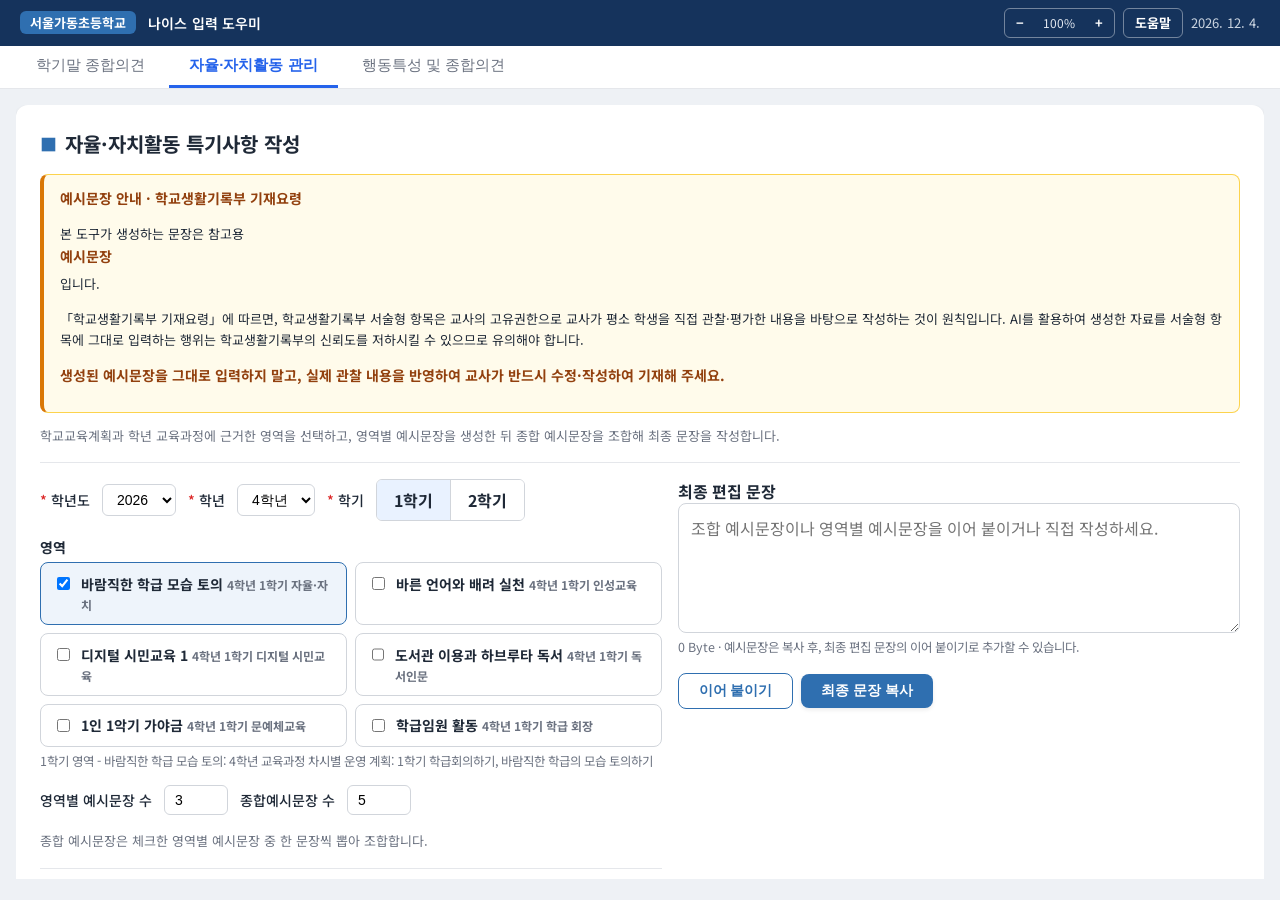
<file: index.html>
<!DOCTYPE html>
<html lang="ko">
<head>
  <meta charset="UTF-8">
  <meta name="viewport" content="width=device-width, initial-scale=1.0">
  <title>서울가동초 나이스 입력 도우미</title>
  <meta name="description" content="학생 기록 작성 지원 웹도구. 학기말 종합의견, 자율·자치활동, 행동특성 및 종합의견 예시문장 작성을 돕습니다.">
  <meta property="og:type" content="website">
  <meta property="og:locale" content="ko_KR">
  <meta property="og:site_name" content="서울가동초등학교 나이스 입력 도우미">
  <meta property="og:title" content="서울가동초등학교 나이스 입력 도우미">
  <meta property="og:description" content="학생 기록 작성 지원 웹도구. 학기말 종합의견, 자율·자치활동, 행동특성 및 종합의견 예시문장 작성을 돕습니다.">
  <meta property="og:url" content="https://gdneis.vercel.app/">
  <meta property="og:image" content="https://gdneis.vercel.app/shared/images/og-image.png">
  <meta property="og:image:width" content="1200">
  <meta property="og:image:height" content="630">
  <meta property="og:image:alt" content="서울가동초등학교 나이스 입력 도우미 - 학생 기록 작성 지원 웹도구">
  <meta name="twitter:card" content="summary_large_image">
  <meta name="twitter:title" content="서울가동초등학교 나이스 입력 도우미">
  <meta name="twitter:description" content="학생 기록 작성 지원 웹도구. 학기말 종합의견, 자율·자치활동, 행동특성 및 종합의견 예시문장 작성을 돕습니다.">
  <meta name="twitter:image" content="https://gdneis.vercel.app/shared/images/og-image.png">
  <link href="https://fonts.googleapis.com/css2?family=Noto+Sans+KR:wght@400;500;700&display=swap" rel="stylesheet">
  <link rel="stylesheet" href="./shared/css/neis-theme.css">
  <link rel="stylesheet" href="./shared/css/help.css">
  <script src="./shared/js/text-size.js"></script>
  <style>
    html,
    body {
      height: 100%;
      margin: 0;
    }

    .shell {
      min-height: 100%;
      display: flex;
      flex-direction: column;
      background: var(--neis-bg);
    }

    .frame-wrap {
      flex: 1;
      padding: 1rem;
    }

    .tab-frame {
      width: 100%;
      min-height: calc(100vh - 126px);
      border: 0;
      display: none;
    }

    .tab-frame.active {
      display: block;
    }
  </style>
</head>
<body class="neis-body">
  <div class="shell">
    <header class="neis-app-header">
      <div class="header-left">
        <span class="school-badge">서울가동초등학교</span>
        <span class="app-title">나이스 입력 도우미</span>
      </div>
      <div class="header-right">
        <div class="text-size" role="group" aria-label="글씨 크기">
          <button type="button" data-text-size-down aria-label="글씨 작게">−</button>
          <span data-text-size-label>100%</span>
          <button type="button" data-text-size-up aria-label="글씨 크게">+</button>
        </div>
        <button class="help-open" type="button" id="help-open">도움말</button>
        <span id="today-label"></span>
      </div>
    </header>

    <nav class="neis-tabbar" aria-label="주요 기능">
      <button class="neis-tab" type="button" data-tab="comments">학기말 종합의견</button>
      <button class="neis-tab" type="button" data-tab="activity">자율·자치활동 관리</button>
      <button class="neis-tab" type="button" data-tab="behavior">행동특성 및 종합의견</button>
    </nav>

    <main class="frame-wrap">
      <iframe id="frame-comments" class="tab-frame" src="./tabs/comments/index.html" title="학기말 종합의견"></iframe>
      <iframe id="frame-activity" class="tab-frame" src="./tabs/activity/index.html" title="자율·자치활동 관리"></iframe>
      <iframe id="frame-behavior" class="tab-frame" src="./tabs/behavior/index.html" title="행동특성 및 종합의견"></iframe>
    </main>
  </div>

  <script>
    const tabs = ["comments", "activity", "behavior"];
    const labels = {
      comments: "학기말 종합의견",
      activity: "자율·자치활동 관리",
      behavior: "행동특성 및 종합의견"
    };

    document.getElementById("today-label").textContent =
      new Intl.DateTimeFormat("ko-KR", { dateStyle: "medium" }).format(new Date());

    function activate(tab) {
      const next = tabs.includes(tab) ? tab : "activity";
      document.querySelectorAll(".neis-tab").forEach((button) => {
        button.classList.toggle("active", button.dataset.tab === next);
      });
      tabs.forEach((key) => {
        document.getElementById(`frame-${key}`).classList.toggle("active", key === next);
      });
      document.title = `${labels[next]} - 서울가동초 나이스 입력 도우미`;
      if (location.hash !== `#${next}`) location.hash = next;
    }

    document.querySelectorAll(".neis-tab").forEach((button) => {
      button.addEventListener("click", () => activate(button.dataset.tab));
    });
    window.addEventListener("hashchange", () => activate(location.hash.replace("#", "")));
    activate(location.hash.replace("#", ""));
  </script>
  <script src="./shared/js/help.js"></script>
</body>
</html>
</file>
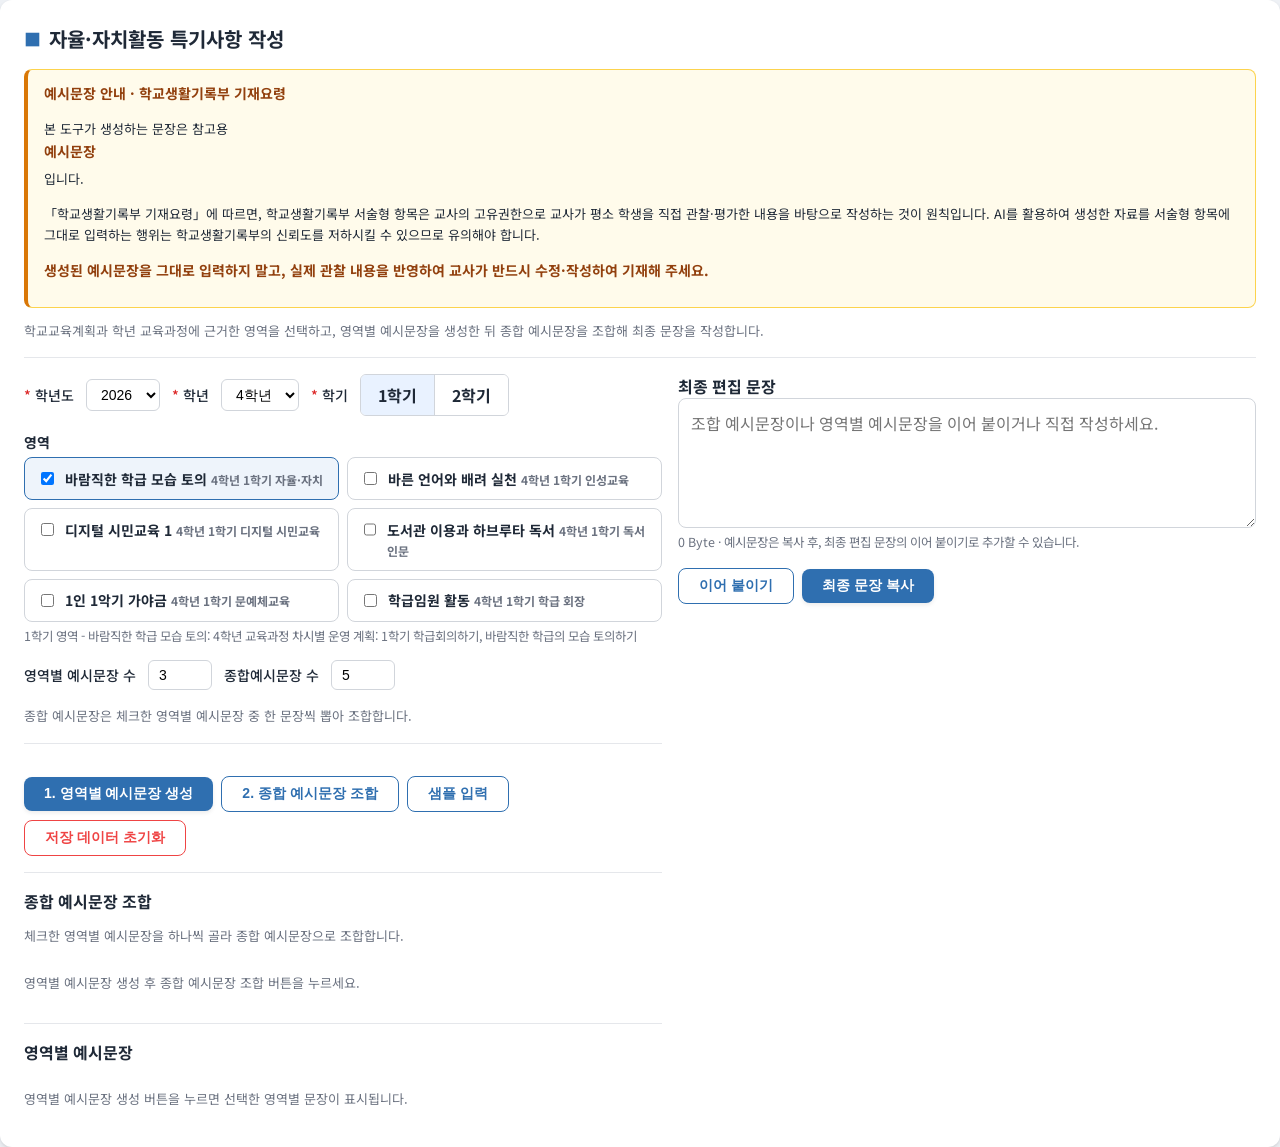
<file: tabs/activity/index.html>
<!DOCTYPE html>
<html lang="ko">
<head>
  <meta charset="UTF-8">
  <meta name="viewport" content="width=device-width, initial-scale=1.0">
  <title>자율·자치활동 관리</title>
  <link href="https://fonts.googleapis.com/css2?family=Noto+Sans+KR:wght@400;500;700&display=swap" rel="stylesheet">
  <link rel="stylesheet" href="../../shared/css/neis-theme.css">
  <script src="../../shared/js/text-size.js"></script>
  <style>
    body {
      margin: 0;
      padding: 0;
    }

    .activity-layout {
      display: grid;
      grid-template-columns: minmax(0, 1.05fr) minmax(320px, 0.95fr);
      gap: 1rem;
    }

    .field-stack {
      display: flex;
      flex-direction: column;
      gap: 0.35rem;
      margin-bottom: 0.9rem;
    }

    .field-stack label {
      font-size: 0.875rem;
      font-weight: 700;
    }

    .field-stack select,
    .field-stack input,
    .field-stack textarea {
      border: 1px solid var(--neis-border);
      border-radius: 0.375rem;
      padding: 0.5rem 0.625rem;
      font: inherit;
      background: #fff;
      min-width: 0;
    }

    .field-stack textarea {
      min-height: 76px;
      resize: vertical;
    }

    .term-toggle {
      display: inline-flex;
      border: 1px solid var(--neis-border);
      border-radius: 0.375rem;
      overflow: hidden;
      background: #fff;
    }

    .term-option {
      border: 0;
      border-right: 1px solid var(--neis-border);
      background: #fff;
      color: var(--neis-text);
      min-width: 4.6rem;
      padding: 0.48rem 0.7rem;
      font: inherit;
      font-weight: 700;
      cursor: pointer;
    }

    .term-option:last-child {
      border-right: 0;
    }

    .term-option.active {
      background: #e9f2ff;
      color: var(--neis-primary);
      box-shadow: inset 0 0 0 1px var(--neis-primary);
    }

    .button-row {
      display: flex;
      flex-wrap: wrap;
      gap: 0.5rem;
      align-items: center;
      margin-top: 1rem;
    }

    .suggestions {
      display: flex;
      flex-direction: column;
      gap: 0.75rem;
    }

    .result-list {
      display: flex;
      flex-direction: column;
      gap: 0.75rem;
    }

    .domain-card {
      border: 1px solid var(--neis-border-light);
      border-radius: 0.5rem;
      background: #fff;
      overflow: hidden;
    }

    .domain-header {
      width: 100%;
      border: 0;
      background: #f8fafc;
      padding: 0.8rem 1rem;
      text-align: left;
      font: inherit;
      font-weight: 700;
      color: var(--neis-navy);
      cursor: pointer;
    }

    .domain-body {
      display: none;
      padding: 0.75rem;
      border-top: 1px solid var(--neis-border-light);
    }

    .domain-card.open .domain-body {
      display: block;
    }

    .level-title {
      font-size: 0.82rem;
      font-weight: 700;
      color: var(--neis-text-muted);
      margin: 0.75rem 0 0.35rem;
    }

    .level-title:first-child {
      margin-top: 0;
    }

    .editor {
      width: 100%;
      min-height: 130px;
      resize: vertical;
      border: 1px solid var(--neis-border);
      border-radius: 0.5rem;
      padding: 0.75rem;
      font: inherit;
      line-height: 1.6;
      box-sizing: border-box;
    }

    .meta-line {
      color: var(--neis-text-muted);
      font-size: 0.78rem;
      line-height: 1.5;
    }

    .section-divider {
      border-top: 1px solid var(--neis-border-light);
      padding-top: 1rem;
      margin-top: 1rem;
    }

    .hidden {
      display: none !important;
    }

    @media (max-width: 900px) {
      .activity-layout {
        grid-template-columns: 1fr;
      }
    }
  </style>
</head>
<body class="neis-body">
  <section class="neis-card">
    <div class="neis-card-title">자율·자치활동 특기사항 작성</div>
    <p class="neis-note">학교교육계획과 학년 교육과정에 근거한 영역을 선택하고, 영역별 예시문장을 생성한 뒤 종합 예시문장을 조합해 최종 문장을 작성합니다.</p>

    <div class="activity-layout section-divider">
      <form id="activity-form">
        <div class="neis-filter-row">
          <label for="school-year" class="required">학년도</label>
          <select id="school-year">
            <option value="2026">2026</option>
          </select>

          <label for="grade-select" class="required">학년</label>
          <select id="grade-select">
            <option value="1">1학년</option>
            <option value="2">2학년</option>
            <option value="3">3학년</option>
            <option value="4" selected>4학년</option>
            <option value="5">5학년</option>
            <option value="6">6학년</option>
          </select>

          <label class="required">학기</label>
          <div id="semester-toggle" class="term-toggle" role="group" aria-label="자율활동 학기 선택">
            <button class="term-option active" type="button" data-semester="1">1학기</button>
            <button class="term-option" type="button" data-semester="2">2학기</button>
          </div>
        </div>

        <div class="field-stack">
          <label>영역</label>
          <div id="activity-list" class="choice-list"></div>
          <div id="activity-basis" class="meta-line"></div>
        </div>

        <div class="neis-filter-row">
          <label for="basis-count">영역별 예시문장 수</label>
          <input id="basis-count" type="number" min="1" max="25" value="3">
          <label for="combined-count">종합예시문장 수</label>
          <input id="combined-count" type="number" min="1" max="25" value="5">
        </div>
        <p class="neis-note">종합 예시문장은 체크한 영역별 예시문장 중 한 문장씩 뽑아 조합합니다.</p>

        <div class="section-divider">
          <input id="officer-enabled" class="hidden" type="checkbox">

          <div id="officer-fields" class="hidden" style="margin-top:0.75rem;">
            <div class="neis-filter-row">
              <label for="officer-term">임원 학기</label>
              <select id="officer-term">
                <option value="1학기">1학기</option>
                <option value="2학기">2학기</option>
                <option value="1년">1년</option>
              </select>
              <label for="officer-type">종류</label>
              <select id="officer-type">
                <option value="학급">학급</option>
                <option value="학년">학년</option>
                <option value="전교">전교</option>
              </select>
            </div>
            <div class="field-stack">
              <label for="officer-title">직책</label>
              <input id="officer-title" type="text" value="회장">
            </div>
            <div class="field-stack">
              <label for="officer-period">임원 기간</label>
              <input id="officer-period" type="text">
              <div class="meta-line">학교교육계획서 기준. 1학기 2026.03.01.-2026.08.18. 2학기 2026.08.19.-2027.02.11. 1년 2026.03.01.-2027.02.11. 종업식과 6학년 졸업식은 2027.02.11.입니다. 1·2학년은 학급임원을 두지 않습니다.</div>
            </div>
          </div>
        </div>

        <div class="button-row">
          <button class="btn-primary" type="submit" id="generate-btn">1. 영역별 예시문장 생성</button>
          <button class="btn-outline" type="button" id="combine-btn" disabled>2. 종합 예시문장 조합</button>
          <button class="btn-outline" type="button" id="sample-btn">샘플 입력</button>
          <button class="btn-danger-outline" type="button" id="clear-btn">저장 데이터 초기화</button>
        </div>

        <div class="section-divider">
          <div class="section-label">종합 예시문장 조합</div>
          <p class="neis-note">체크한 영역별 예시문장을 하나씩 골라 종합 예시문장으로 조합합니다.</p>
          <div id="combined-list" class="result-list">
            <p class="neis-note">영역별 예시문장 생성 후 종합 예시문장 조합 버튼을 누르세요.</p>
          </div>
        </div>

        <div class="section-divider">
          <div class="section-label">영역별 예시문장</div>
          <div id="basis-results" class="result-list">
            <p class="neis-note">영역별 예시문장 생성 버튼을 누르면 선택한 영역별 문장이 표시됩니다.</p>
          </div>
        </div>
      </form>

      <aside>
        <label class="section-label" for="final-text">최종 편집 문장</label>
        <textarea id="final-text" class="editor" placeholder="조합 예시문장이나 영역별 예시문장을 이어 붙이거나 직접 작성하세요."></textarea>
        <div class="meta-line"><span id="byte-count">0 Byte</span> · 예시문장은 복사 후, 최종 편집 문장의 이어 붙이기로 추가할 수 있습니다.</div>
        <div class="button-row">
          <button class="btn-outline" type="button" id="append-final-btn">이어 붙이기</button>
          <button class="btn-primary" type="button" id="copy-final-btn">최종 문장 복사</button>
        </div>
      </aside>
    </div>
  </section>

  <script src="../../shared/record-sentence.js"></script>
  <script src="../../shared/js/harness.js"></script>
  <script src="./js/app.js"></script>
</body>
</html>
</file>
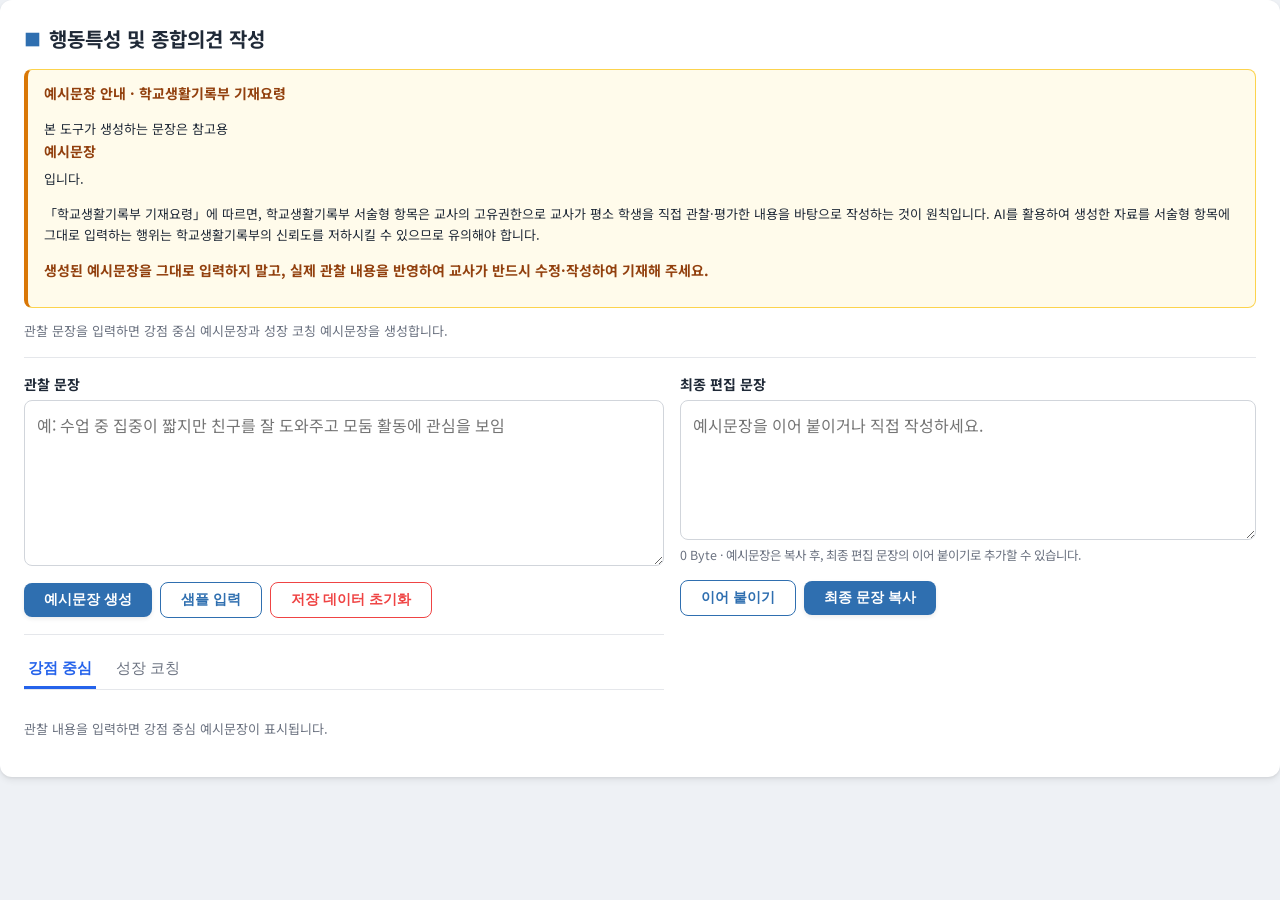
<file: tabs/behavior/index.html>
<!DOCTYPE html>
<html lang="ko">
<head>
  <meta charset="UTF-8">
  <meta name="viewport" content="width=device-width, initial-scale=1.0">
  <title>행동특성 및 종합의견</title>
  <link href="https://fonts.googleapis.com/css2?family=Noto+Sans+KR:wght@400;500;700&display=swap" rel="stylesheet">
  <link rel="stylesheet" href="../../shared/css/neis-theme.css">
  <script src="../../shared/js/text-size.js"></script>
  <style>
    body { margin: 0; padding: 0; }
    .behavior-layout { display: grid; grid-template-columns: minmax(0, 1fr) minmax(320px, 0.9fr); gap: 1rem; }
    .field-stack { display: flex; flex-direction: column; gap: 0.35rem; margin-bottom: 0.9rem; }
    .field-stack label { font-size: 0.875rem; font-weight: 700; }
    .field-stack textarea { border: 1px solid var(--neis-border); border-radius: 0.5rem; padding: 0.75rem; font: inherit; line-height: 1.6; resize: vertical; min-height: 140px; }
    .editor { width: 100%; box-sizing: border-box; min-height: 170px; }
    .section-divider { border-top: 1px solid var(--neis-border-light); padding-top: 1rem; margin-top: 1rem; }
    .result-list { display: flex; flex-direction: column; gap: 0.75rem; }
    .meta-line { color: var(--neis-text-muted); font-size: 0.78rem; line-height: 1.5; }
    @media (max-width: 900px) { .behavior-layout { grid-template-columns: 1fr; } }
  </style>
</head>
<body class="neis-body">
  <section class="neis-card">
    <div class="neis-card-title">행동특성 및 종합의견 작성</div>
    <p class="neis-note">관찰 문장을 입력하면 강점 중심 예시문장과 성장 코칭 예시문장을 생성합니다.</p>

    <div class="behavior-layout section-divider">
      <form id="behavior-form">
        <div class="field-stack">
          <label for="input-text">관찰 문장</label>
          <textarea id="input-text" placeholder="예: 수업 중 집중이 짧지만 친구를 잘 도와주고 모둠 활동에 관심을 보임"></textarea>
        </div>
        <div class="button-row">
          <button class="btn-primary" type="submit" id="generate-btn">예시문장 생성</button>
          <button class="btn-outline" type="button" id="sample-btn">샘플 입력</button>
          <button class="btn-danger-outline" type="button" id="clear-btn">저장 데이터 초기화</button>
        </div>

        <div class="section-divider">
          <div class="neis-subtabs">
            <button class="neis-subtab active" type="button" data-view="strengths">강점 중심</button>
            <button class="neis-subtab" type="button" data-view="coachings">성장 코칭</button>
          </div>
          <div id="strengths-list" class="result-list"></div>
          <div id="coachings-list" class="result-list hidden"></div>
        </div>
      </form>

      <aside>
        <div class="field-stack">
          <label for="final-text">최종 편집 문장</label>
          <textarea id="final-text" class="editor" placeholder="예시문장을 이어 붙이거나 직접 작성하세요."></textarea>
          <div class="meta-line"><span id="byte-count">0 Byte</span> · 예시문장은 복사 후, 최종 편집 문장의 이어 붙이기로 추가할 수 있습니다.</div>
        </div>
        <div class="button-row">
          <button class="btn-outline" type="button" id="append-final-btn">이어 붙이기</button>
          <button class="btn-primary" type="button" id="copy-final-btn">최종 문장 복사</button>
        </div>
      </aside>
    </div>
  </section>

  <script src="../../shared/record-sentence.js"></script>
  <script src="../../shared/js/harness.js"></script>
  <script src="./js/app.js"></script>
</body>
</html>
</file>
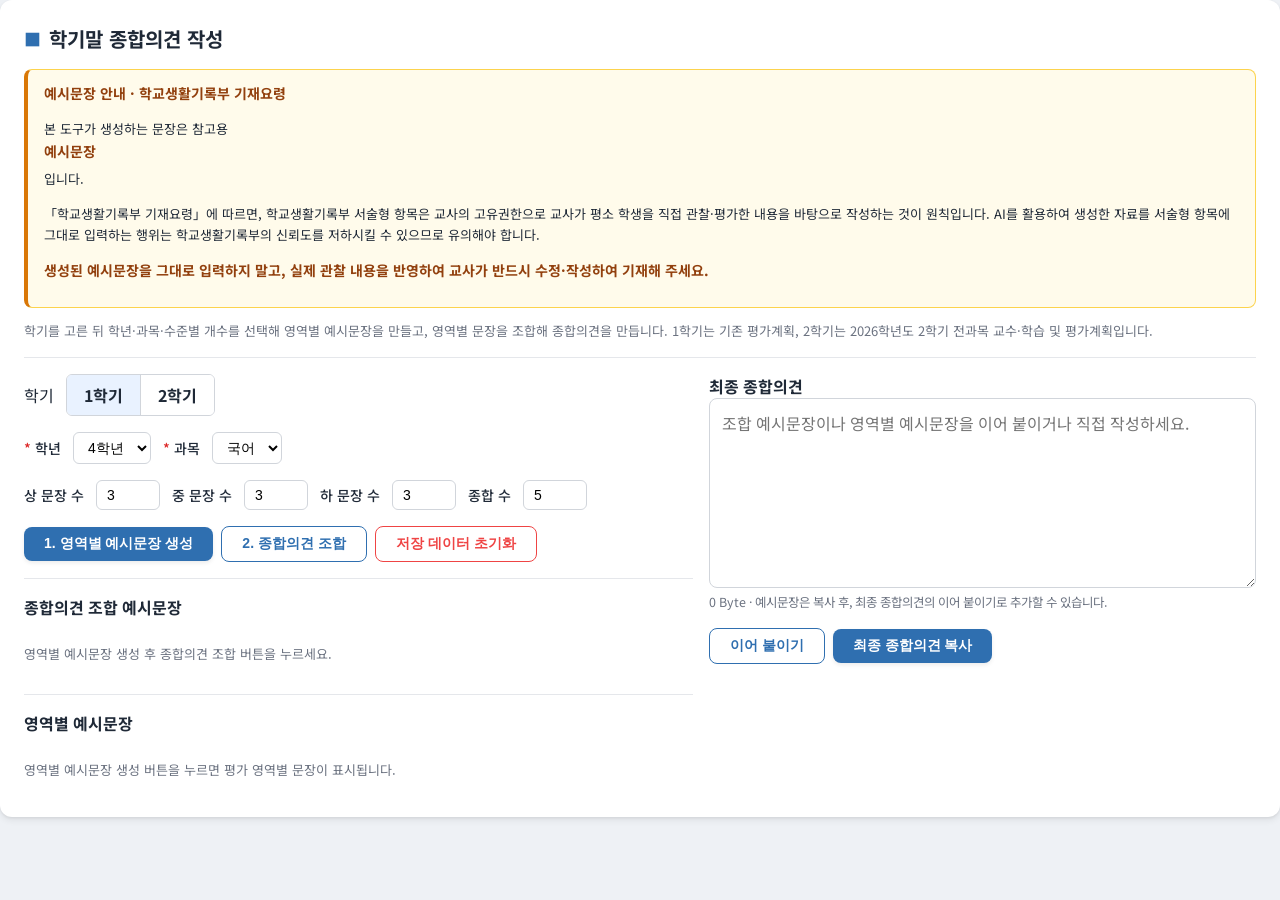
<file: tabs/comments/index.html>
<!DOCTYPE html>
<html lang="ko">
<head>
  <meta charset="UTF-8">
  <meta name="viewport" content="width=device-width, initial-scale=1.0">
  <title>학기말 종합의견</title>
  <link href="https://fonts.googleapis.com/css2?family=Noto+Sans+KR:wght@400;500;700&display=swap" rel="stylesheet">
  <link rel="stylesheet" href="../../shared/css/neis-theme.css">
  <script src="../../shared/js/text-size.js"></script>
  <style>
    body { margin: 0; padding: 0; }
    .comments-layout { display: grid; grid-template-columns: minmax(0, 1.1fr) minmax(320px, 0.9fr); gap: 1rem; }
    .result-list { display: flex; flex-direction: column; gap: 0.75rem; }
    .domain-card { border: 1px solid var(--neis-border-light); border-radius: 0.5rem; background: #fff; overflow: hidden; }
    .domain-header { width: 100%; border: 0; background: #f8fafc; padding: 0.8rem 1rem; text-align: left; font: inherit; font-weight: 700; color: var(--neis-navy); cursor: pointer; }
    .domain-body { display: none; padding: 0.75rem; border-top: 1px solid var(--neis-border-light); }
    .domain-card.open .domain-body { display: block; }
    .level-title { font-size: 0.82rem; font-weight: 700; color: var(--neis-text-muted); margin: 0.75rem 0 0.35rem; }
    .level-title:first-child { margin-top: 0; }
    .editor { width: 100%; min-height: 190px; box-sizing: border-box; resize: vertical; border: 1px solid var(--neis-border); border-radius: 0.5rem; padding: 0.75rem; font: inherit; line-height: 1.6; }
    .section-divider { border-top: 1px solid var(--neis-border-light); padding-top: 1rem; margin-top: 1rem; }
    .meta-line { color: var(--neis-text-muted); font-size: 0.78rem; line-height: 1.5; }
    .term-toggle { display: inline-flex; border: 1px solid var(--neis-border); border-radius: 0.375rem; overflow: hidden; background: #fff; }
    .term-option { border: 0; border-right: 1px solid var(--neis-border); background: #fff; color: var(--neis-text); min-width: 4.6rem; padding: 0.48rem 0.7rem; font: inherit; font-weight: 700; cursor: pointer; }
    .term-option:last-child { border-right: 0; }
    .term-option.active { background: #e9f2ff; color: var(--neis-primary); box-shadow: inset 0 0 0 1px var(--neis-primary); }
    @media (max-width: 900px) { .comments-layout { grid-template-columns: 1fr; } }
  </style>
</head>
<body class="neis-body">
  <section class="neis-card">
    <div class="neis-card-title">학기말 종합의견 작성</div>
    <p class="neis-note">학기를 고른 뒤 학년·과목·수준별 개수를 선택해 영역별 예시문장을 만들고, 영역별 문장을 조합해 종합의견을 만듭니다. 1학기는 기존 평가계획, 2학기는 2026학년도 2학기 전과목 교수·학습 및 평가계획입니다.</p>

    <div class="comments-layout section-divider">
      <form id="comments-form">
        <div class="neis-filter-row">
          <span id="semester-label">학기</span>
          <div id="semester-toggle" class="term-toggle" role="group" aria-labelledby="semester-label">
            <button class="term-option active" type="button" data-semester="1" aria-pressed="true">1학기</button>
            <button class="term-option" type="button" data-semester="2" aria-pressed="false">2학기</button>
          </div>
        </div>

        <div class="neis-filter-row">
          <label for="grade-select" class="required">학년</label>
          <select id="grade-select"></select>

          <label for="subject-select" class="required">과목</label>
          <select id="subject-select"></select>
        </div>
        <p id="plan-note" class="neis-note"></p>

        <div class="neis-filter-row">
          <label for="excellent-count">상 문장 수</label>
          <input id="excellent-count" type="number" min="0" max="25" value="3">
          <label for="good-count">중 문장 수</label>
          <input id="good-count" type="number" min="0" max="25" value="3">
          <label for="effort-count">하 문장 수</label>
          <input id="effort-count" type="number" min="0" max="25" value="3">
          <label for="combined-count">종합 수</label>
          <input id="combined-count" type="number" min="1" max="25" value="5">
        </div>

        <div class="button-row">
          <button class="btn-primary" type="submit" id="generate-btn">1. 영역별 예시문장 생성</button>
          <button class="btn-outline" type="button" id="combine-btn" disabled>2. 종합의견 조합</button>
          <button class="btn-danger-outline" type="button" id="clear-btn">저장 데이터 초기화</button>
        </div>

        <div class="section-divider">
          <div class="section-label">종합의견 조합 예시문장</div>
          <div id="combined-list" class="result-list">
            <p class="neis-note">영역별 예시문장 생성 후 종합의견 조합 버튼을 누르세요. 복사 버튼으로 문장별 복사가 가능합니다.</p>
          </div>
        </div>

        <div class="section-divider">
          <div class="section-label">영역별 예시문장</div>
          <div id="domain-results" class="result-list">
            <p class="neis-note">영역별 예시문장 생성 버튼을 누르면 평가 영역별 문장이 표시됩니다. 복사 버튼으로 문장별 복사가 가능합니다.</p>
          </div>
        </div>
      </form>

      <aside>
        <label class="section-label" for="final-text">최종 종합의견</label>
        <textarea id="final-text" class="editor" placeholder="조합 예시문장이나 영역별 예시문장을 이어 붙이거나 직접 작성하세요."></textarea>
        <div class="meta-line"><span id="byte-count">0 Byte</span> · 예시문장은 복사 후, 최종 종합의견의 이어 붙이기로 추가할 수 있습니다.</div>
        <div class="button-row">
          <button class="btn-outline" type="button" id="append-final-btn">이어 붙이기</button>
          <button class="btn-primary" type="button" id="copy-final-btn">최종 종합의견 복사</button>
        </div>
      </aside>
    </div>
  </section>

  <script src="../../shared/record-sentence.js"></script>
  <script src="../../shared/js/harness.js"></script>
  <script src="./js/app.js"></script>
</body>
</html>
</file>
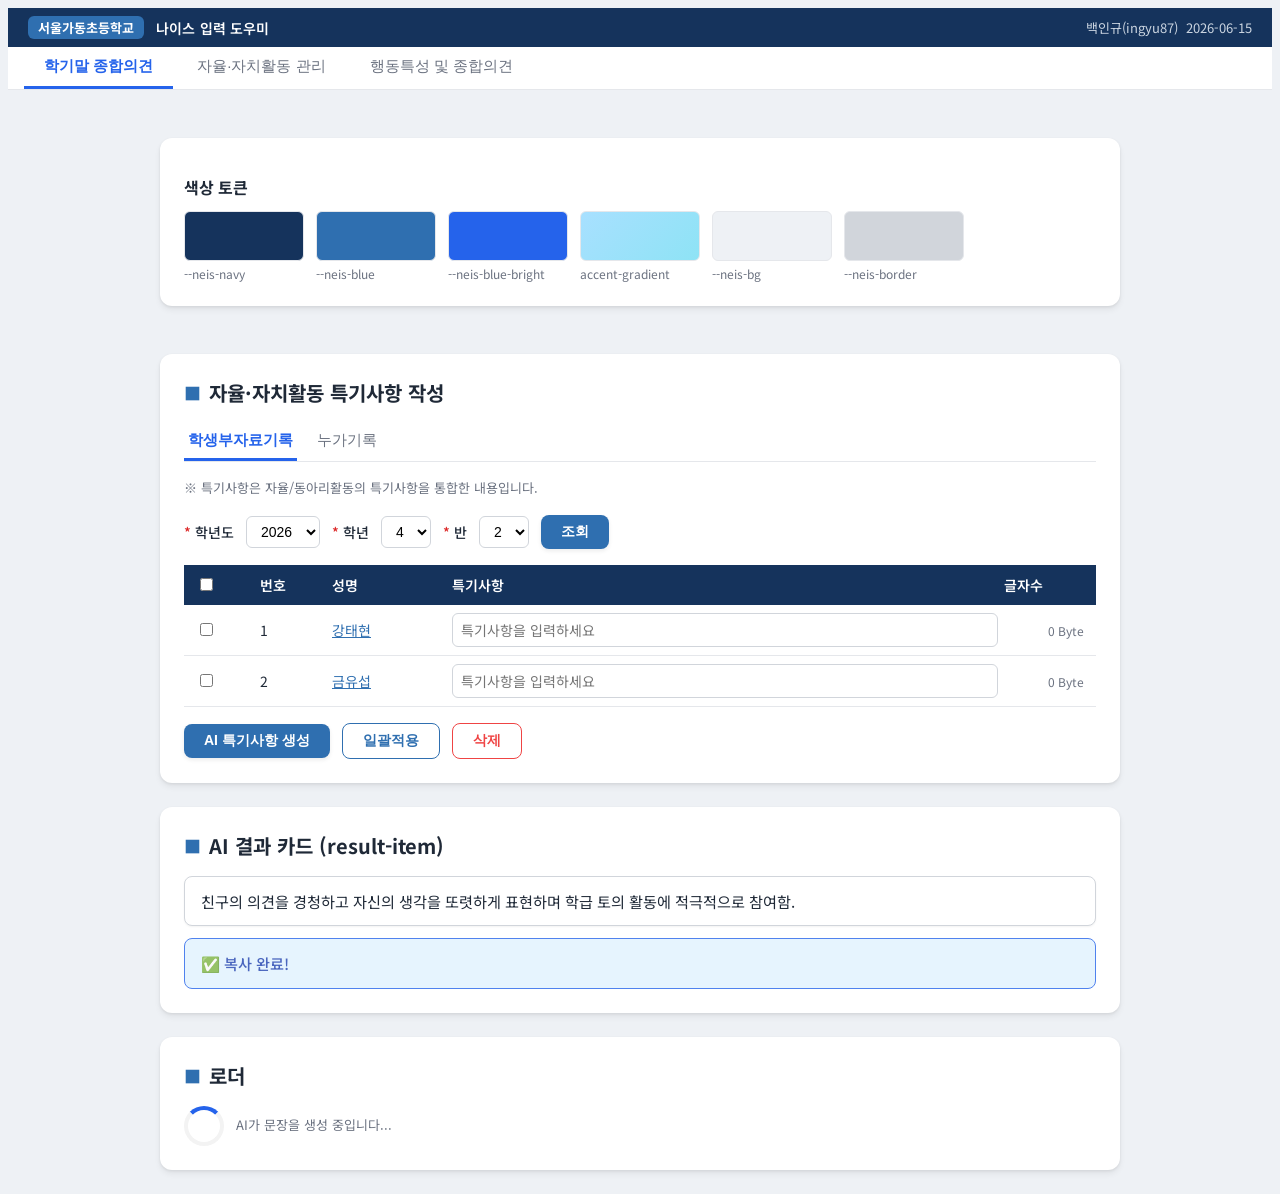
<file: shared/style-guide.html>
<!DOCTYPE html>
<html lang="ko">
<head>
  <meta charset="UTF-8">
  <meta name="viewport" content="width=device-width, initial-scale=1.0">
  <title>NEIS 톤 통일 디자인 시스템 — 스타일 가이드</title>
  <link href="https://fonts.googleapis.com/css2?family=Noto+Sans+KR:wght@400;500;700&display=swap" rel="stylesheet">
  <link rel="stylesheet" href="./css/neis-theme.css">
  <style>
    .guide-section { margin: 1.5rem 0; }
    .guide-section h2 { font-size: 1rem; font-weight: 700; margin-bottom: 0.75rem; color: var(--neis-text); }
    .swatches { display: flex; gap: 0.75rem; flex-wrap: wrap; }
    .swatch { width: 120px; }
    .swatch .box { height: 48px; border-radius: 0.375rem; border: 1px solid var(--neis-border-light); }
    .swatch .label { font-size: 0.75rem; margin-top: 0.25rem; color: var(--neis-text-muted); }
    .btn-row { display: flex; gap: 0.75rem; flex-wrap: wrap; align-items: center; }
    .wrap { max-width: 960px; margin: 1.5rem auto; padding: 0 1rem; display: flex; flex-direction: column; gap: 1.5rem; }
  </style>
</head>
<body class="neis-body">

  <!-- 최상단 헤더 -->
  <header class="neis-app-header">
    <div class="header-left">
      <span class="school-badge">서울가동초등학교</span>
      <span class="app-title">나이스 입력 도우미</span>
    </div>
    <div class="header-right">
      <span>백인규(ingyu87)</span>
      <span>2026-06-15</span>
    </div>
  </header>

  <!-- 탭 내비게이션 -->
  <nav class="neis-tabbar">
    <button class="neis-tab active">학기말 종합의견</button>
    <button class="neis-tab">자율·자치활동 관리</button>
    <button class="neis-tab">행동특성 및 종합의견</button>
  </nav>

  <div class="wrap">

    <!-- 색상 토큰 -->
    <section class="guide-section neis-card">
      <h2>색상 토큰</h2>
      <div class="swatches">
        <div class="swatch"><div class="box" style="background:var(--neis-navy)"></div><div class="label">--neis-navy</div></div>
        <div class="swatch"><div class="box" style="background:var(--neis-blue)"></div><div class="label">--neis-blue</div></div>
        <div class="swatch"><div class="box" style="background:var(--neis-blue-bright)"></div><div class="label">--neis-blue-bright</div></div>
        <div class="swatch"><div class="box neis-accent-gradient"></div><div class="label">accent-gradient</div></div>
        <div class="swatch"><div class="box" style="background:var(--neis-bg)"></div><div class="label">--neis-bg</div></div>
        <div class="swatch"><div class="box" style="background:var(--neis-border)"></div><div class="label">--neis-border</div></div>
      </div>
    </section>

    <!-- 카드 + 타이틀 + 서브탭 -->
    <section class="neis-card">
      <div class="neis-card-title">자율·자치활동 특기사항 작성</div>

      <div class="neis-subtabs">
        <button class="neis-subtab active">학생부자료기록</button>
        <button class="neis-subtab">누가기록</button>
      </div>

      <p class="neis-note">※ 특기사항은 자율/동아리활동의 특기사항을 통합한 내용입니다.</p>

      <div class="neis-filter-row" style="margin-top:1rem">
        <label class="required">학년도</label>
        <select><option>2026</option></select>
        <label class="required">학년</label>
        <select><option>4</option></select>
        <label class="required">반</label>
        <select><option>2</option></select>
        <button class="btn-primary">조회</button>
      </div>

      <table class="neis-table">
        <thead>
          <tr>
            <th style="width:2.5rem"><input type="checkbox"></th>
            <th style="width:3rem">번호</th>
            <th style="width:6rem">성명</th>
            <th>특기사항</th>
            <th style="width:5rem">글자수</th>
          </tr>
        </thead>
        <tbody>
          <tr>
            <td><input type="checkbox"></td>
            <td>1</td>
            <td><span class="student-link">강태현</span></td>
            <td><input type="text" placeholder="특기사항을 입력하세요"></td>
            <td class="byte-counter">0 Byte</td>
          </tr>
          <tr>
            <td><input type="checkbox"></td>
            <td>2</td>
            <td><span class="student-link">금유섭</span></td>
            <td><input type="text" placeholder="특기사항을 입력하세요"></td>
            <td class="byte-counter">0 Byte</td>
          </tr>
        </tbody>
      </table>

      <div class="btn-row" style="margin-top:1rem">
        <button class="btn-primary">AI 특기사항 생성</button>
        <button class="btn-outline">일괄적용</button>
        <button class="btn-danger-outline">삭제</button>
      </div>
    </section>

    <!-- AI 결과 카드 (복사용) -->
    <section class="neis-card">
      <div class="neis-card-title">AI 결과 카드 (result-item)</div>
      <div style="display:flex; flex-direction:column; gap:0.75rem">
        <div class="result-item">친구의 의견을 경청하고 자신의 생각을 또렷하게 표현하며 학급 토의 활동에 적극적으로 참여함.</div>
        <div class="result-item clicked">✅ 복사 완료!</div>
      </div>
    </section>

    <!-- 로더 -->
    <section class="neis-card">
      <div class="neis-card-title">로더</div>
      <div style="display:flex; align-items:center; gap:0.75rem">
        <div class="neis-loader"></div>
        <span class="neis-note">AI가 문장을 생성 중입니다...</span>
      </div>
    </section>

  </div>

</body>
</html>
</file>
<file: shared/css/neis-theme.css>
/*
 * NEIS 톤 통일 디자인 시스템
 * 정의: DESIGN.md 참고
 * 적용: shell(index.html) + tabs/comments, tabs/activity, tabs/behavior 공통 import
 */

:root {
  /* Brand / Header */
  --neis-navy: #15335c;
  --neis-navy-dark: #0e2545;
  --neis-blue: #2f6fb0;
  --neis-blue-bright: #2563eb;
  --neis-sky: #8ee3f5;
  --neis-sky-light: #a8e0ff;

  /* Surfaces */
  --neis-bg: #eef1f5;
  --neis-card: #ffffff;
  --neis-border: #d1d5db;
  --neis-border-light: #e5e7eb;

  /* Text */
  --neis-text: #1f2937;
  --neis-text-muted: #6b7280;
  --neis-required: #dc2626;

  /* Buttons */
  --neis-btn-primary: #2f6fb0;
  --neis-btn-primary-hover: #25588f;

  /* Radius / Shadow */
  --neis-radius: 0.75rem;
  --neis-shadow: 0 4px 6px rgba(0, 0, 0, 0.06), 0 1px 3px rgba(0, 0, 0, 0.08);
}

/* ===================== 기본 ===================== */
body.neis-body {
  font-family: 'Noto Sans KR', sans-serif;
  background: var(--neis-bg);
  color: var(--neis-text);
}

.hidden {
  display: none !important;
}

.button-row {
  display: flex;
  flex-wrap: wrap;
  gap: 0.5rem;
  align-items: center;
  margin-top: 1rem;
}

/* ===================== 최상단 헤더 ===================== */
.neis-app-header {
  display: flex;
  align-items: center;
  justify-content: space-between;
  background: var(--neis-navy);
  color: #ffffff;
  padding: 0.5rem 1.25rem;
  font-size: 0.875rem;
}

.neis-app-header .header-left {
  display: flex;
  align-items: center;
  gap: 0.75rem;
}

.neis-app-header .school-badge {
  background: var(--neis-blue);
  color: #ffffff;
  border-radius: 0.375rem;
  padding: 0.125rem 0.625rem;
  font-weight: 700;
  font-size: 0.8125rem;
}

.neis-app-header .app-title {
  font-weight: 600;
  letter-spacing: 0.01em;
}

.neis-app-header .header-right {
  display: flex;
  align-items: center;
  flex-wrap: wrap;
  justify-content: flex-end;
  gap: 0.5rem;
  color: #cbd5e1;
  font-size: 0.8125rem;
}

.text-size {
  display: inline-flex;
  align-items: center;
  border: 1px solid rgba(255, 255, 255, 0.4);
  border-radius: 0.375rem;
  overflow: hidden;
  background: transparent;
}

.text-size button {
  border: 0;
  background: transparent;
  color: #fff;
  width: 1.85rem;
  height: 1.7rem;
  padding: 0;
  font: inherit;
  font-weight: 700;
  line-height: 1;
  cursor: pointer;
}

.text-size button:hover:not(:disabled) {
  background: rgba(255, 255, 255, 0.12);
}

.text-size button:disabled {
  opacity: 0.35;
  cursor: default;
}

.text-size span {
  min-width: 3.1rem;
  text-align: center;
  font-size: 0.75rem;
  color: #e2e8f0;
}

/* ===================== 탭 내비게이션 ===================== */
.neis-tabbar {
  display: flex;
  gap: 0.25rem;
  background: #ffffff;
  border-bottom: 1px solid var(--neis-border-light);
  padding: 0 1rem;
}

.neis-tab {
  padding: 0.625rem 1.25rem;
  font-size: 0.9375rem;
  color: var(--neis-text-muted);
  border-bottom: 3px solid transparent;
  cursor: pointer;
  transition: color 0.2s ease, border-color 0.2s ease;
  background: none;
  border-left: none;
  border-right: none;
  border-top: none;
}

.neis-tab:hover {
  color: var(--neis-blue-bright);
}

.neis-tab.active {
  color: var(--neis-blue-bright);
  font-weight: 600;
  border-bottom-color: var(--neis-blue-bright);
}

/* ===================== 콘텐츠 카드 ===================== */
.neis-card {
  background: var(--neis-card);
  border-radius: var(--neis-radius);
  box-shadow: var(--neis-shadow);
  padding: 1.5rem;
}

.neis-card-title {
  display: flex;
  align-items: center;
  font-size: 1.25rem;
  font-weight: 700;
  color: var(--neis-text);
  margin-bottom: 1rem;
}

.neis-card-title::before {
  content: "\25A0"; /* ■ */
  color: var(--neis-blue);
  margin-right: 0.5rem;
  font-size: 0.85em;
}

/* ===================== 서브탭 ===================== */
.neis-subtabs {
  display: flex;
  gap: 1rem;
  border-bottom: 1px solid var(--neis-border-light);
  margin-bottom: 1rem;
}

.neis-subtab {
  padding: 0.5rem 0.25rem;
  font-size: 0.9375rem;
  color: var(--neis-text-muted);
  border-bottom: 3px solid transparent;
  cursor: pointer;
  background: none;
  border-left: none;
  border-right: none;
  border-top: none;
  transition: color 0.2s ease, border-color 0.2s ease;
}

.neis-subtab:hover {
  color: var(--neis-blue-bright);
}

.neis-subtab.active {
  color: var(--neis-blue-bright);
  font-weight: 600;
  border-bottom-color: var(--neis-blue-bright);
}

/* ===================== 안내 문구 ===================== */
.neis-note {
  color: var(--neis-text-muted);
  font-size: 0.8125rem;
  line-height: 1.6;
}

.neis-disclaimer {
  margin: 0.75rem 0 0;
  padding: 0.75rem 1rem;
  border: 1px solid #fcd34d;
  border-left: 4px solid #d97706;
  border-radius: 0.5rem;
  background: #fffbeb;
  color: var(--neis-text);
  font-size: 0.8125rem;
  line-height: 1.65;
}

.neis-disclaimer strong {
  display: block;
  margin-bottom: 0.35rem;
  color: #92400e;
  font-size: 0.875rem;
}

.neis-disclaimer p + p {
  margin-top: 0.45rem;
}

.section-label {
  font-weight: 700;
  margin-bottom: 0.75rem;
}

.inline-check {
  display: flex;
  align-items: center;
  gap: 0.4rem;
  font-weight: 700;
  font-size: 0.875rem;
}

.choice-list {
  display: grid;
  grid-template-columns: repeat(auto-fit, minmax(220px, 1fr));
  gap: 0.5rem;
}

.choice-item {
  display: flex;
  align-items: flex-start;
  gap: 0.5rem;
  border: 1px solid var(--neis-border);
  border-radius: 0.5rem;
  background: #fff;
  padding: 0.65rem 0.75rem;
  cursor: pointer;
}

.choice-item input {
  margin-top: 0.2rem;
}

.choice-item.active {
  border-color: var(--neis-blue);
  background: #eef4fb;
}

.choice-item.disabled {
  cursor: not-allowed;
  opacity: 0.55;
  background: #f9fafb;
}

.choice-item-title {
  font-size: 0.875rem;
  font-weight: 700;
  line-height: 1.35;
}

.choice-item-meta {
  color: var(--neis-text-muted);
  font-size: 0.75rem;
  margin-top: 0.1rem;
}

/* ===================== 필터 영역 ===================== */
.neis-filter-row {
  display: flex;
  flex-wrap: wrap;
  align-items: center;
  gap: 0.75rem;
  margin-bottom: 1rem;
}

.neis-filter-row label {
  font-size: 0.875rem;
  font-weight: 500;
  color: var(--neis-text);
  display: flex;
  align-items: center;
  gap: 0.25rem;
}

.neis-filter-row label.required::before {
  content: "*";
  color: var(--neis-required);
}

.neis-filter-row select,
.neis-filter-row input[type="text"],
.neis-filter-row input[type="number"] {
  border: 1px solid var(--neis-border);
  border-radius: 0.375rem;
  padding: 0.375rem 0.625rem;
  font-size: 0.875rem;
  background: #ffffff;
}

/* ===================== 테이블 ===================== */
.neis-table {
  width: 100%;
  border-collapse: collapse;
  font-size: 0.875rem;
}

.neis-table thead th {
  background: var(--neis-navy);
  color: #ffffff;
  font-weight: 600;
  padding: 0.625rem 0.75rem;
  text-align: left;
  white-space: nowrap;
}

.neis-table tbody td {
  padding: 0.5rem 0.75rem;
  border-bottom: 1px solid var(--neis-border-light);
  vertical-align: middle;
}

.neis-table tbody tr:hover {
  background: #f9fafb;
}

.neis-table .student-link {
  color: var(--neis-blue);
  text-decoration: underline;
  cursor: pointer;
}

.neis-table textarea,
.neis-table input[type="text"] {
  width: 100%;
  border: 1px solid var(--neis-border);
  border-radius: 0.375rem;
  padding: 0.375rem 0.5rem;
  font-size: 0.875rem;
  font-family: inherit;
}

.byte-counter {
  color: var(--neis-text-muted);
  font-size: 0.75rem;
  text-align: right;
  white-space: nowrap;
}

/* ===================== 버튼 ===================== */
.btn-primary {
  background: var(--neis-btn-primary);
  color: #ffffff;
  border: none;
  border-radius: 0.5rem;
  padding: 0.5rem 1.25rem;
  font-weight: 600;
  font-size: 0.875rem;
  cursor: pointer;
  transition: background-color 0.2s ease, transform 0.15s ease, box-shadow 0.15s ease;
  box-shadow: 0 2px 4px rgba(0, 0, 0, 0.08);
}

.btn-primary:hover {
  background: var(--neis-btn-primary-hover);
  transform: translateY(-1px);
  box-shadow: 0 4px 6px rgba(0, 0, 0, 0.12);
}

.btn-primary:disabled {
  background: #9ca3af;
  cursor: not-allowed;
  transform: none;
  box-shadow: none;
}

.btn-outline {
  background: #ffffff;
  color: var(--neis-blue);
  border: 1px solid var(--neis-blue);
  border-radius: 0.5rem;
  padding: 0.5rem 1.25rem;
  font-weight: 600;
  font-size: 0.875rem;
  cursor: pointer;
  transition: background-color 0.2s ease;
}

.btn-outline:hover {
  background: #eef4fb;
}

.btn-danger-outline {
  background: #ffffff;
  color: #ef4444;
  border: 1px solid #ef4444;
  border-radius: 0.5rem;
  padding: 0.5rem 1.25rem;
  font-weight: 600;
  font-size: 0.875rem;
  cursor: pointer;
  transition: background-color 0.2s ease;
}

.btn-danger-outline:hover {
  background: #fef2f2;
}

/* ===================== AI 결과 카드 (복사용) ===================== */
.result-item {
  position: relative;
  background-color: #ffffff;
  border: 1px solid var(--neis-border);
  padding: 0.75rem 1rem;
  border-radius: 0.5rem;
  transition: all 0.2s ease-in-out;
  box-shadow: 0 1px 2px rgba(0, 0, 0, 0.05);
  font-size: 0.95rem;
  line-height: 1.6;
}

.result-item-text {
  display: block;
  cursor: pointer;
}

.result-item-actions {
  display: flex;
  flex-wrap: wrap;
  gap: 0.4rem;
  margin-top: 0.6rem;
}

.copy-button {
  border: 1px solid var(--neis-border);
  border-radius: 0.375rem;
  background: #f8fafc;
  color: var(--neis-blue);
  padding: 0.32rem 0.6rem;
  font: inherit;
  font-size: 0.82rem;
  font-weight: 700;
  cursor: pointer;
}

.copy-button-secondary {
  color: var(--neis-text-muted);
  background: #fff;
}

.copy-button:hover {
  background: #eef4fb;
  border-color: var(--neis-blue-bright);
}

.copy-button.copied {
  border-color: #22c55e;
  background: #ecfdf5;
  color: #047857;
  min-width: 2.2rem;
}

.domain-card {
  border: 1px solid var(--neis-border-light);
  border-radius: 0.5rem;
  background: #fff;
  overflow: hidden;
}

.domain-header {
  width: 100%;
  border: 0;
  background: #f8fafc;
  padding: 0.8rem 1rem;
  text-align: left;
  font: inherit;
  font-weight: 700;
  color: var(--neis-navy);
  cursor: pointer;
}

.domain-body {
  display: none;
  padding: 0.75rem;
  border-top: 1px solid var(--neis-border-light);
}

.domain-card.open .domain-body {
  display: block;
}

.result-item:hover {
  background-color: #f9fafb;
  border-color: var(--neis-blue-bright);
  transform: translateY(-2px);
  box-shadow: 0 4px 6px rgba(0, 0, 0, 0.05);
}

.result-item.clicked {
  transform: none;
  box-shadow: none;
}

.result-item.copied {
  background-color: #f0fdf4;
  border-color: #22c55e;
  padding-right: 3rem;
  box-shadow: inset 3px 0 0 #22c55e, 0 1px 2px rgba(0, 0, 0, 0.05);
}

.result-item.copied::after {
  content: "✓";
  position: absolute;
  top: 0.65rem;
  right: 0.85rem;
  display: grid;
  place-items: center;
  width: 1.7rem;
  height: 1.7rem;
  border-radius: 999px;
  background: #bbf7d0;
  color: #047857;
  font-size: 1.05rem;
  font-weight: 800;
}

.result-item.clicked:not(.copied) {
  background-color: #e0f2fe;
  border-color: var(--neis-blue-bright);
  color: #1e40af;
  font-weight: 500;
  cursor: not-allowed;
  opacity: 0.8;
}

.neis-toast {
  position: fixed;
  left: 50%;
  bottom: 24px;
  transform: translateX(-50%);
  z-index: 9999;
  padding: 10px 16px;
  border-radius: 999px;
  background: var(--neis-navy);
  color: #fff;
  font-size: 13px;
  font-weight: 700;
  box-shadow: 0 10px 24px rgba(15, 23, 42, 0.2);
  opacity: 0;
  pointer-events: none;
  transition: opacity 180ms ease;
}

.neis-toast.visible {
  opacity: 1;
}

.neis-toast[data-tone="error"] {
  background: #991b1b;
}

/* ===================== 로더 ===================== */
.neis-loader {
  border: 4px solid #f3f3f3;
  border-top: 4px solid var(--neis-blue-bright);
  border-radius: 50%;
  width: 32px;
  height: 32px;
  animation: neis-spin 1s linear infinite;
}

@keyframes neis-spin {
  0% { transform: rotate(0deg); }
  100% { transform: rotate(360deg); }
}

/* ===================== 강조 그라데이션 (부분 사용) ===================== */
.neis-accent-gradient {
  background: linear-gradient(135deg, var(--neis-sky-light) 0%, var(--neis-sky) 100%);
}
</file>
<file: shared/css/help.css>
.help-open {
  border: 1px solid rgba(255, 255, 255, 0.4);
  background: transparent;
  color: #fff;
  border-radius: 0.375rem;
  padding: 0.28rem 0.7rem;
  font: inherit;
  font-weight: 700;
  cursor: pointer;
}

.help-open:hover {
  background: rgba(255, 255, 255, 0.12);
}

.help-backdrop {
  position: fixed;
  inset: 0;
  z-index: 40;
  display: flex;
  align-items: center;
  justify-content: center;
  padding: 1rem;
  background: rgba(15, 23, 42, 0.46);
}

.help-backdrop[hidden] {
  display: none;
}

.help-dialog {
  width: min(1080px, 100%);
  height: min(740px, calc(100vh - 2rem));
  display: flex;
  flex-direction: column;
  background: #fff;
  border-radius: 0.9rem;
  box-shadow: 0 24px 60px rgba(15, 23, 42, 0.28);
  overflow: hidden;
}

.help-head {
  display: flex;
  align-items: center;
  justify-content: space-between;
  padding: 0.9rem 1.15rem;
  border-bottom: 1px solid #eceff3;
}

.help-head h2 {
  margin: 0;
  font-size: 1.15rem;
  color: #1f2937;
}

.help-close {
  border: 0;
  background: transparent;
  color: #6b7280;
  font-size: 1.4rem;
  line-height: 1;
  cursor: pointer;
  padding: 0.15rem 0.35rem;
}

.help-layout {
  flex: 1;
  min-height: 0;
  display: grid;
  grid-template-columns: 196px minmax(0, 1fr);
}

.help-nav {
  border-right: 1px solid #eceff3;
  padding: 0.65rem 0.45rem;
  overflow: auto;
}

.help-nav button {
  display: block;
  width: 100%;
  border: 0;
  background: transparent;
  text-align: left;
  font: inherit;
  color: #374151;
  border-radius: 0.55rem;
  padding: 0.62rem 0.75rem;
  cursor: pointer;
}

.help-nav button.active {
  background: #efe9ff;
  color: #5b46d6;
  font-weight: 700;
}

.help-main {
  min-height: 0;
  overflow: auto;
  padding: 1.15rem 1.4rem 1.3rem;
}

.help-caption {
  margin: 0 0 0.7rem;
  color: #9ca3af;
  font-size: 0.84rem;
}

.help-shot {
  display: block;
  width: 100%;
  border: 1px solid #e5e7eb;
  background: #f3f4f6;
  border-radius: 0.85rem;
  padding: 0.85rem;
  cursor: zoom-in;
  text-align: left;
}

.help-main h3 {
  margin: 1.15rem 0 0.45rem;
  font-size: 1.2rem;
  color: #111827;
}

.help-main .help-text {
  margin: 0;
  color: #374151;
  line-height: 1.7;
  font-size: 0.98rem;
}

.help-foot {
  display: grid;
  grid-template-columns: 5.5rem 1fr 5.5rem;
  align-items: center;
  gap: 0.75rem;
  padding: 0.75rem 1rem;
  border-top: 1px solid #eceff3;
}

.help-prev,
.help-next {
  border: 0;
  border-radius: 0.55rem;
  font: inherit;
  font-weight: 700;
  cursor: pointer;
  padding: 0.55rem 0.8rem;
}

.help-prev {
  background: transparent;
  color: #6b7280;
  justify-self: start;
}

.help-prev:disabled {
  color: #d1d5db;
  cursor: default;
}

.help-next {
  background: #5b46e0;
  color: #fff;
  justify-self: end;
}

.help-next:hover {
  background: #4a37c8;
}

.help-dots {
  display: flex;
  justify-content: center;
  gap: 0.35rem;
}

.help-dots button {
  width: 0.45rem;
  height: 0.45rem;
  border: 0;
  border-radius: 999px;
  background: #d1d5db;
  padding: 0;
  cursor: pointer;
}

.help-dots button.active {
  background: #5b46e0;
}

.help-zoom {
  position: fixed;
  inset: 0;
  z-index: 50;
  display: flex;
  align-items: center;
  justify-content: center;
  padding: 1.5rem;
  background: rgba(15, 23, 42, 0.72);
}

.help-zoom[hidden] {
  display: none;
}

.help-zoom-card {
  width: min(980px, 100%);
  max-height: calc(100vh - 3rem);
  overflow: auto;
  background: #f3f4f6;
  border-radius: 0.9rem;
  padding: 1rem;
}

.shot-tabs {
  display: flex;
  gap: 0.35rem;
  margin-bottom: 0.7rem;
}

.shot-tab {
  background: #fff;
  border: 1px solid #e5e7eb;
  border-radius: 0.4rem 0.4rem 0 0;
  color: #6b7280;
  font-size: 0.78rem;
  font-weight: 700;
  padding: 0.4rem 0.7rem;
}

.shot-tab.on {
  background: #e9f2ff;
  color: #2f6fb0;
  border-color: #bfd3ea;
}

.shot-card {
  background: #fff;
  border: 1px solid #e5e7eb;
  border-radius: 0.7rem;
  padding: 0.9rem;
}

.shot-title {
  font-weight: 700;
  color: #15335c;
  margin-bottom: 0.35rem;
}

.shot-note {
  color: #6b7280;
  font-size: 0.78rem;
  margin-bottom: 0.75rem;
}

.shot-row {
  display: flex;
  flex-wrap: wrap;
  gap: 0.45rem 0.7rem;
  align-items: center;
  margin-bottom: 0.65rem;
}

.shot-label {
  font-size: 0.78rem;
  font-weight: 700;
  color: #374151;
}

.shot-label em {
  color: #dc2626;
  font-style: normal;
}

.shot-pill {
  display: inline-flex;
  border: 1px solid #d1d5db;
  border-radius: 0.35rem;
  overflow: hidden;
  background: #fff;
}

.shot-pill span {
  padding: 0.32rem 0.7rem;
  font-size: 0.78rem;
  font-weight: 700;
  color: #374151;
  border-right: 1px solid #d1d5db;
}

.shot-pill span:last-child {
  border-right: 0;
}

.shot-pill span.on {
  background: #e9f2ff;
  color: #2f6fb0;
  box-shadow: inset 0 0 0 1px #2f6fb0;
}

.shot-select,
.shot-input,
.shot-area {
  border: 1px solid #d1d5db;
  border-radius: 0.35rem;
  background: #fff;
  color: #1f2937;
  font-size: 0.8rem;
  padding: 0.32rem 0.5rem;
}

.shot-area {
  width: 100%;
  min-height: 4.2rem;
  box-sizing: border-box;
  color: #6b7280;
}

.shot-btn {
  border: 0;
  border-radius: 0.35rem;
  background: #2f6fb0;
  color: #fff;
  font-size: 0.78rem;
  font-weight: 700;
  padding: 0.4rem 0.65rem;
}

.shot-btn.line {
  background: #fff;
  color: #2f6fb0;
  box-shadow: inset 0 0 0 1px #2f6fb0;
}

.shot-domain {
  border: 1px solid #e5e7eb;
  border-radius: 0.45rem;
  overflow: hidden;
}

.shot-domain strong {
  display: block;
  background: #f8fafc;
  padding: 0.55rem 0.7rem;
  color: #15335c;
}

.shot-domain p {
  margin: 0;
  padding: 0.65rem 0.7rem;
  font-size: 0.8rem;
  line-height: 1.5;
}

.shot-copy {
  float: right;
  border: 1px solid #d1d5db;
  background: #fff;
  border-radius: 0.3rem;
  font-size: 0.72rem;
  padding: 0.15rem 0.4rem;
}

.shot-choice {
  display: flex;
  gap: 0.45rem;
  align-items: flex-start;
  border: 1px solid #dbe4f0;
  background: #f8fbff;
  border-radius: 0.4rem;
  padding: 0.45rem 0.55rem;
  margin-bottom: 0.4rem;
  font-size: 0.8rem;
}

.shot-choice b {
  display: block;
}

.shot-choice span {
  color: #6b7280;
  font-size: 0.72rem;
}

.shot-subtabs {
  display: flex;
  gap: 0.35rem;
  margin-bottom: 0.55rem;
}

.shot-subtabs span {
  border-radius: 999px;
  padding: 0.25rem 0.65rem;
  font-size: 0.75rem;
  font-weight: 700;
  color: #6b7280;
  background: #f3f4f6;
}

.shot-subtabs span.on {
  background: #e9f2ff;
  color: #2f6fb0;
}

.shot-warn {
  background: #f8fafc;
  border: 1px solid #e5e7eb;
  border-radius: 0.55rem;
  padding: 0.8rem 0.9rem;
  font-size: 0.84rem;
  line-height: 1.65;
  color: #374151;
}

.shot-warn b {
  color: #15335c;
}

@media (max-width: 800px) {
  .help-dialog {
    height: calc(100vh - 1rem);
  }

  .help-layout {
    grid-template-columns: 1fr;
    grid-template-rows: auto minmax(0, 1fr);
  }

  .help-nav {
    display: flex;
    gap: 0.25rem;
    border-right: 0;
    border-bottom: 1px solid #eceff3;
    overflow: auto;
  }

  .help-nav button {
    width: auto;
    white-space: nowrap;
  }
}
</file>
